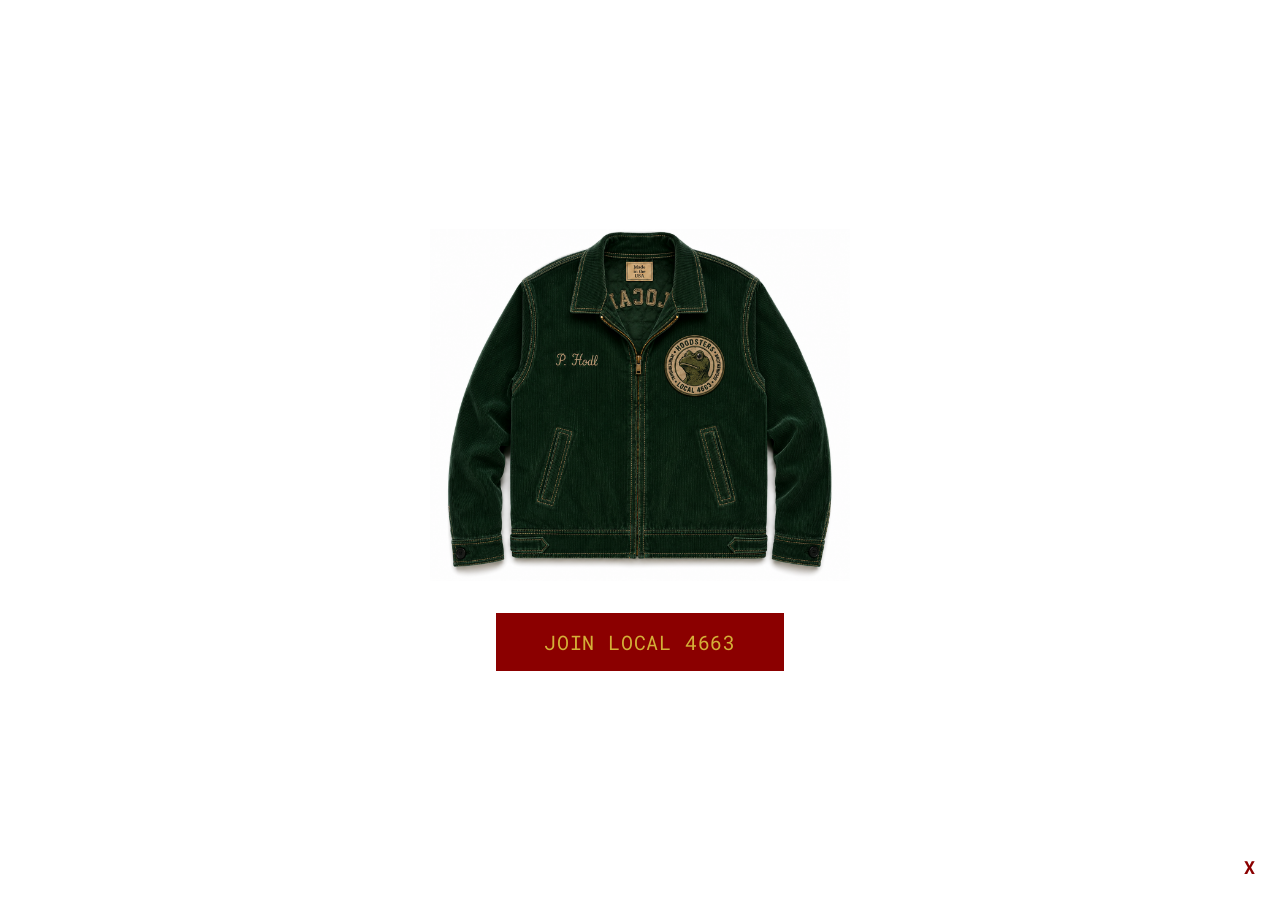
<file: index.html>
<!DOCTYPE html>
<html lang="en">
<head>
    <meta charset="UTF-8">
    <meta name="viewport" content="width=device-width, initial-scale=1.0">
    <meta http-equiv="Cache-Control" content="no-cache, no-store, must-revalidate">
    <meta http-equiv="Pragma" content="no-cache">
    <meta http-equiv="Expires" content="0">
    <title>International Brotherhood of Hoodsters - Local 4663</title>
    <link rel="icon" href="HoodstersLogoWhite.png" type="image/png">
    <style>
        @import url('https://fonts.googleapis.com/css2?family=Roboto+Mono&display=swap');

        * {
            box-sizing: border-box;
        }

        body {
            margin: 0;
            padding: 0;
            background: #ffffff;
            min-height: 100vh;
            display: flex;
            flex-direction: column;
            align-items: center;
            justify-content: center;
            font-family: 'Roboto Mono', monospace;
        }

        .jacket {
            max-width: min(420px, 70vw);
            width: 100%;
            height: auto;
            display: block;
            transition: transform 0.3s ease;
            user-select: none;
        }

        .jacket:hover {
            transform: scale(1.03);
        }

        /* Launch mode: hover swaps label to Coming Soon; click does nothing */
        button.join {
            display: inline-flex;
            align-items: center;
            justify-content: center;
            margin-top: 32px;
            background: #8b0000;
            color: #d4af37;
            padding: 16px 48px;
            font-size: 20px;
            font-family: 'Roboto Mono', monospace;
            letter-spacing: 0.04em;
            border: none;
            cursor: pointer;
            transition: background 0.2s ease;
            min-width: 280px;
        }

        button.join:hover,
        button.join:focus-visible {
            background: #a00000;
            outline: none;
        }

        button.join .label-soon {
            display: none;
        }

        button.join:hover .label-default,
        button.join:focus-visible .label-default {
            display: none;
        }

        button.join:hover .label-soon,
        button.join:focus-visible .label-soon {
            display: inline;
        }

        a.x-link {
            position: fixed;
            right: 24px;
            bottom: 24px;
            font-family: 'Roboto Mono', monospace;
            font-size: 18px;
            font-weight: 700;
            letter-spacing: 0.04em;
            color: #8b0000;
            text-decoration: none;
            line-height: 1;
            z-index: 2;
            transition: color 0.2s ease;
        }

        a.x-link:hover,
        a.x-link:focus-visible {
            color: #a00000;
            outline: none;
        }
    </style>
</head>
<body>
    <img src="IBHjacket-20260721b.png" class="jacket" alt="Union Jacket">

    <button type="button" class="join" aria-label="Join Local 4663 — Coming Soon">
        <span class="label-default">JOIN LOCAL 4663</span>
        <span class="label-soon">COMING SOON</span>
    </button>

    <a
        class="x-link"
        href="https://x.com/local4663"
        target="_blank"
        rel="noopener noreferrer"
        aria-label="Local 4663 on X"
    >X</a>

    <script>
        // Launch mode: button is visual only — no navigation, no wallet
        document.querySelector('.join').addEventListener('click', function (e) {
            e.preventDefault();
        });
    </script>
</body>
</html>
</file>
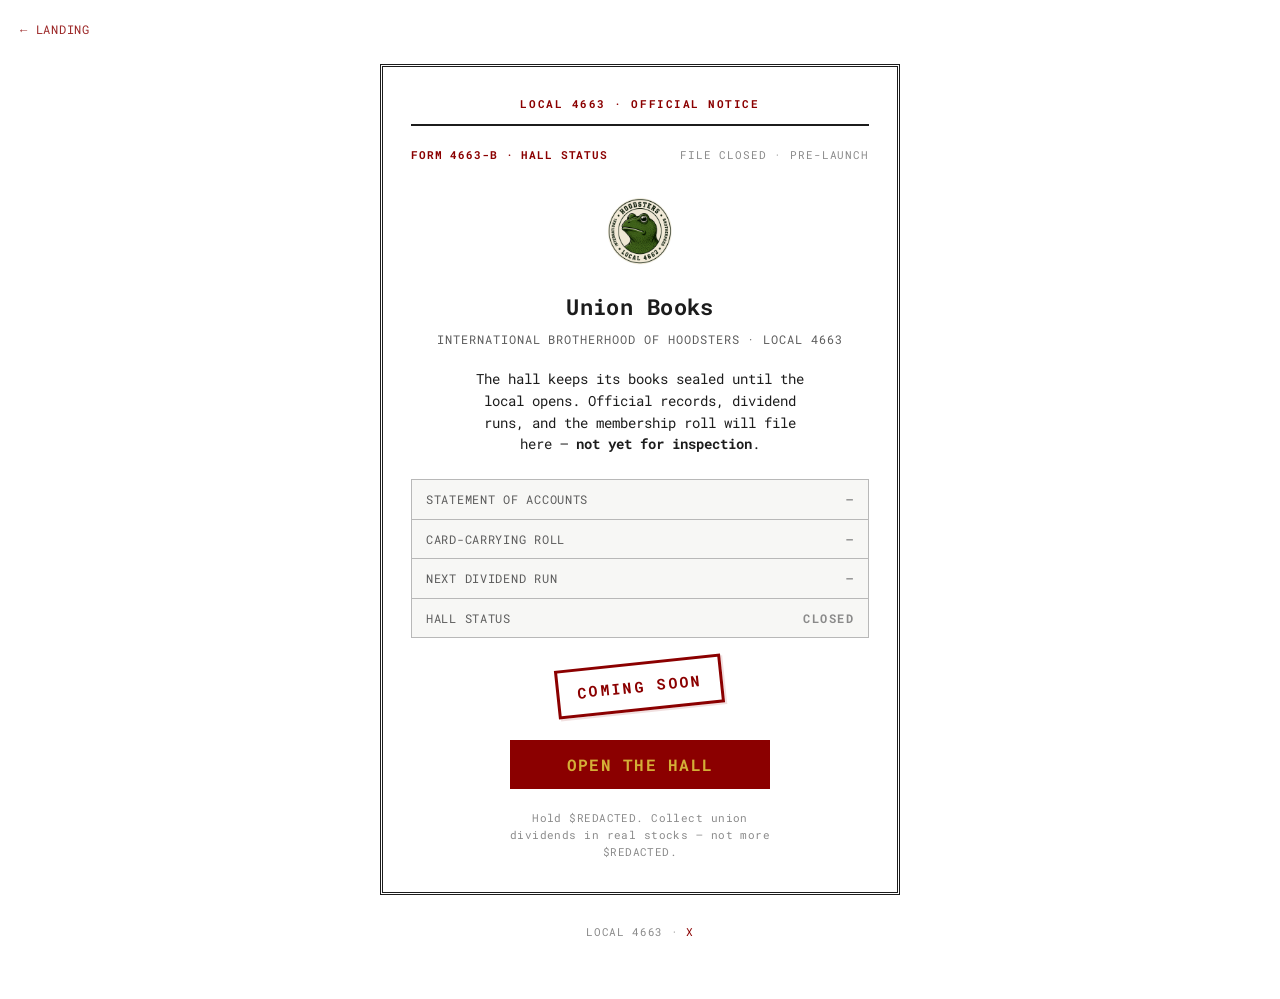
<file: books/index.html>
<!DOCTYPE html>
<html lang="en">
<head>
  <meta charset="UTF-8">
  <meta name="viewport" content="width=device-width, initial-scale=1.0">
  <meta http-equiv="Cache-Control" content="no-cache, no-store, must-revalidate">
  <title>Union Books — Local 4663</title>
  <meta name="description" content="Local 4663 Union Books. Official hall records — sealed until launch. Coming soon.">
  <meta name="robots" content="noindex, nofollow">
  <link rel="icon" href="../HoodstersLogoWhite.png" type="image/png">
  <style>
    @import url("https://fonts.googleapis.com/css2?family=Roboto+Mono:wght@400;500;700&display=swap");

    :root {
      --white: #ffffff;
      --ink: #1c1c1c;
      --muted: #5c5c5c;
      --faint: #8a8a8a;
      --rule: #b8b8b8;
      --rule-heavy: #1c1c1c;
      --burgundy: #8b0000;
      --burgundy-hover: #a00000;
      --gold: #d4af37;
      --surface: #f7f7f5;
      --font: "Roboto Mono", "Courier New", Courier, monospace;
    }

    * {
      box-sizing: border-box;
    }

    html,
    body {
      margin: 0;
      padding: 0;
      min-height: 100vh;
      background: var(--white);
      color: var(--ink);
      font-family: var(--font);
      font-size: 14px;
      line-height: 1.55;
    }

    a {
      color: var(--burgundy);
      text-decoration: underline;
      text-underline-offset: 2px;
    }

    a:hover,
    a:focus-visible {
      color: var(--burgundy-hover);
      outline: none;
    }

    .back {
      position: fixed;
      top: 20px;
      left: 20px;
      z-index: 2;
      font-size: 12px;
      letter-spacing: 0.06em;
      text-transform: uppercase;
      text-decoration: none;
      opacity: 0.85;
    }

    .back:hover {
      opacity: 1;
    }

    .page {
      min-height: 100vh;
      display: flex;
      flex-direction: column;
      align-items: center;
      justify-content: center;
      padding: 64px 20px 48px;
    }

    /* Filed-form frame */
    .notice {
      width: 100%;
      max-width: 520px;
      border: 3px double var(--rule-heavy);
      background: var(--white);
      position: relative;
      padding: 28px 28px 32px;
    }

    .notice-banner {
      text-align: center;
      font-size: 11px;
      font-weight: 700;
      letter-spacing: 0.14em;
      text-transform: uppercase;
      color: var(--burgundy);
      padding-bottom: 12px;
      margin-bottom: 20px;
      border-bottom: 2px solid var(--rule-heavy);
    }

    .form-meta {
      display: flex;
      flex-wrap: wrap;
      justify-content: space-between;
      gap: 6px 16px;
      font-size: 11px;
      letter-spacing: 0.08em;
      text-transform: uppercase;
      color: var(--faint);
      margin-bottom: 24px;
    }

    .form-meta .form-id {
      color: var(--burgundy);
      font-weight: 700;
    }

    .crest {
      display: block;
      width: 88px;
      height: 88px;
      margin: 0 auto 18px;
      object-fit: contain;
    }

    h1 {
      margin: 0 0 8px;
      font-size: 22px;
      font-weight: 700;
      letter-spacing: 0.02em;
      text-align: center;
      line-height: 1.3;
    }

    .local-line {
      margin: 0 0 20px;
      text-align: center;
      font-size: 12px;
      letter-spacing: 0.08em;
      text-transform: uppercase;
      color: var(--muted);
    }

    .lede {
      margin: 0 0 24px;
      text-align: center;
      color: var(--ink);
      max-width: 42ch;
      margin-left: auto;
      margin-right: auto;
    }

    .lede strong {
      font-weight: 700;
    }

    /* Sealed ledger rows */
    .ledger {
      border: 1px solid var(--rule);
      background: var(--surface);
      margin-bottom: 24px;
    }

    .ledger-row {
      display: flex;
      justify-content: space-between;
      gap: 12px;
      padding: 10px 14px;
      border-bottom: 1px solid var(--rule);
      font-size: 12px;
    }

    .ledger-row:last-child {
      border-bottom: none;
    }

    .ledger-row .label {
      color: var(--muted);
      text-transform: uppercase;
      letter-spacing: 0.06em;
    }

    .ledger-row .value {
      font-weight: 700;
      color: var(--faint);
      letter-spacing: 0.12em;
    }

    /* Stamp */
    .stamp-wrap {
      display: flex;
      justify-content: center;
      margin: 8px 0 28px;
    }

    .stamp {
      display: inline-block;
      padding: 10px 18px;
      border: 3px solid var(--burgundy);
      color: var(--burgundy);
      font-size: 15px;
      font-weight: 700;
      letter-spacing: 0.16em;
      text-transform: uppercase;
      transform: rotate(-6deg);
      box-shadow: 2px 2px 0 rgba(139, 0, 0, 0.12);
      background: rgba(255, 255, 255, 0.92);
      user-select: none;
    }

    .cta {
      display: flex;
      flex-direction: column;
      align-items: center;
      gap: 12px;
    }

    button.sealed {
      display: inline-flex;
      align-items: center;
      justify-content: center;
      background: var(--burgundy);
      color: var(--gold);
      padding: 14px 36px;
      font-size: 16px;
      font-family: var(--font);
      font-weight: 700;
      letter-spacing: 0.08em;
      text-transform: uppercase;
      border: none;
      cursor: default;
      min-width: 260px;
      transition: background 0.2s ease;
    }

    button.sealed:hover,
    button.sealed:focus-visible {
      background: var(--burgundy-hover);
      outline: none;
    }

    button.sealed .label-soon {
      display: none;
    }

    button.sealed:hover .label-default,
    button.sealed:focus-visible .label-default {
      display: none;
    }

    button.sealed:hover .label-soon,
    button.sealed:focus-visible .label-soon {
      display: inline;
    }

    .footnote {
      margin: 20px 0 0;
      text-align: center;
      font-size: 11px;
      color: var(--faint);
      letter-spacing: 0.04em;
      max-width: 40ch;
      margin-left: auto;
      margin-right: auto;
    }

    .footer-line {
      margin-top: 28px;
      text-align: center;
      font-size: 11px;
      color: var(--faint);
      letter-spacing: 0.06em;
      text-transform: uppercase;
    }

    .footer-line a {
      text-decoration: none;
      letter-spacing: 0.04em;
      text-transform: none;
    }

    @media (max-width: 480px) {
      .notice {
        padding: 22px 18px 26px;
      }

      h1 {
        font-size: 18px;
      }

      button.sealed {
        width: 100%;
        min-width: 0;
      }
    }
  </style>
</head>
<body>
  <a class="back" href="/">← Landing</a>

  <div class="page">
    <article class="notice" aria-labelledby="books-title">
      <div class="notice-banner">Local 4663 · Official notice</div>

      <div class="form-meta">
        <span class="form-id">Form 4663-B · Hall status</span>
        <span>File closed · Pre-launch</span>
      </div>

      <img class="crest" src="../HoodstersLogoWhite.png" width="88" height="88" alt="International Brotherhood of Hoodsters">

      <h1 id="books-title">Union Books</h1>
      <p class="local-line">International Brotherhood of Hoodsters · Local 4663</p>

      <p class="lede">
        The hall keeps its books sealed until the local opens.
        Official records, dividend runs, and the membership roll
        will file here — <strong>not yet for inspection</strong>.
      </p>

      <div class="ledger" aria-label="Statement placeholders">
        <div class="ledger-row">
          <span class="label">Statement of accounts</span>
          <span class="value">—</span>
        </div>
        <div class="ledger-row">
          <span class="label">Card-carrying roll</span>
          <span class="value">—</span>
        </div>
        <div class="ledger-row">
          <span class="label">Next dividend run</span>
          <span class="value">—</span>
        </div>
        <div class="ledger-row">
          <span class="label">Hall status</span>
          <span class="value">CLOSED</span>
        </div>
      </div>

      <div class="stamp-wrap" aria-hidden="true">
        <span class="stamp">Coming soon</span>
      </div>

      <div class="cta">
        <button type="button" class="sealed" aria-label="Open the hall — Coming soon">
          <span class="label-default">Open the hall</span>
          <span class="label-soon">Coming soon</span>
        </button>
      </div>

      <p class="footnote">
        Hold $REDACTED. Collect union dividends in real stocks — not more $REDACTED.
      </p>
    </article>

    <p class="footer-line">
      Local 4663 ·
      <a href="https://x.com/local4663" target="_blank" rel="noopener noreferrer">X</a>
    </p>
  </div>

  <script>
    // Launch mode: visual only — no navigation into the private product app
    document.querySelector(".sealed").addEventListener("click", function (e) {
      e.preventDefault();
    });

    console.log(
      "%cLocal 4663 — You found the books. The hall opens soon.",
      "color: #8b0000; font-family: monospace; font-weight: bold;"
    );
  </script>
</body>
</html>
</file>
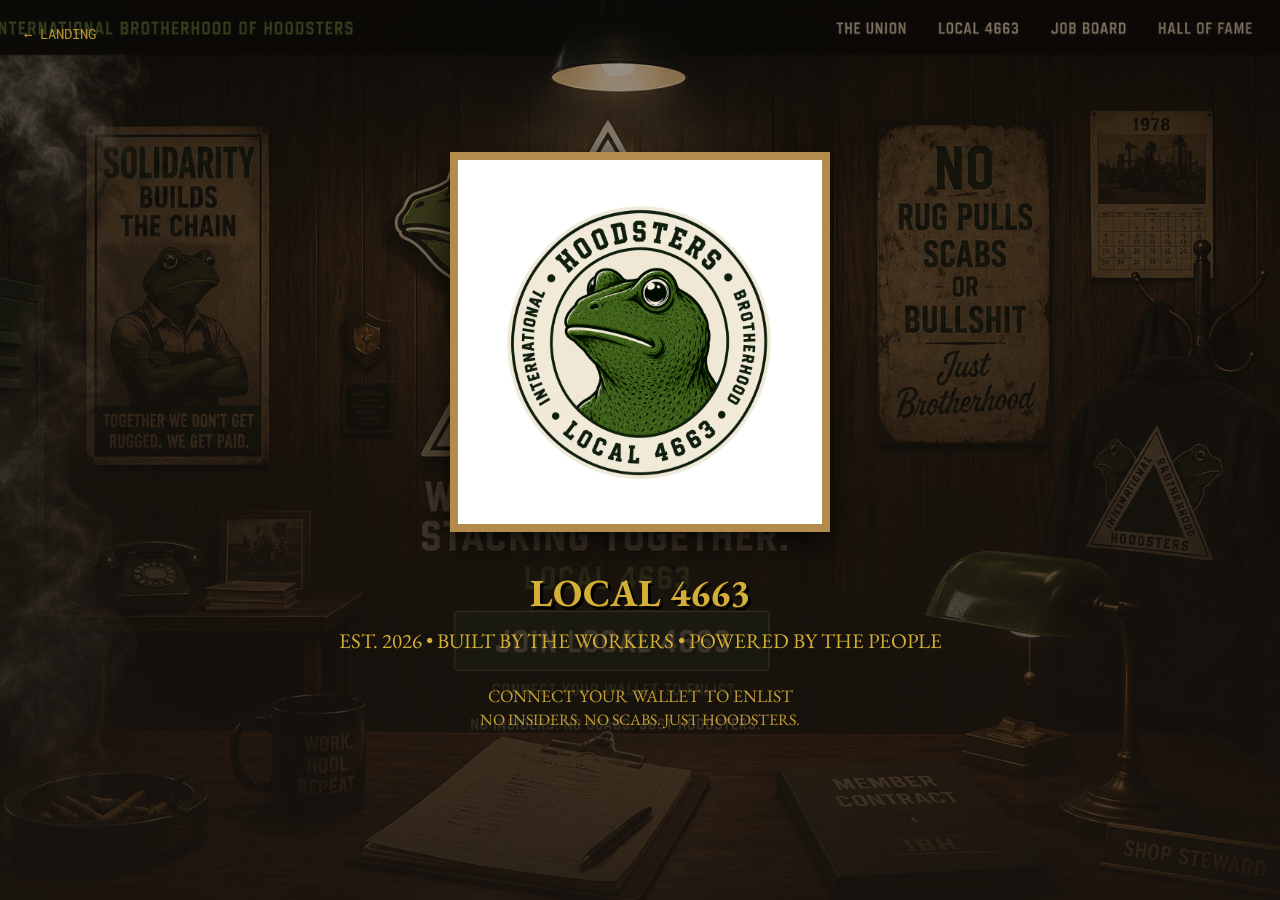
<file: home.html>
<!DOCTYPE html>
<html lang="en">
<head>
    <meta charset="UTF-8">
    <meta name="viewport" content="width=device-width, initial-scale=1.0">
    <title>Local 4663 — Union Hall</title>
    <link rel="icon" href="HoodstersLogoWhite.png" type="image/png">
    <style>
        @import url('https://fonts.googleapis.com/css2?family=EB+Garamond:wght@400;700&family=Roboto+Mono&display=swap');

        * {
            box-sizing: border-box;
        }

        body {
            margin: 0;
            padding: 0;
            background: #1a140f;
            color: #d4af37;
            font-family: 'EB Garamond', serif;
            min-height: 100vh;
        }

        .back {
            position: absolute;
            top: 24px;
            left: 24px;
            z-index: 3;
            color: #d4af37;
            font-family: 'Roboto Mono', monospace;
            font-size: 14px;
            text-decoration: none;
            opacity: 0.85;
        }

        .back:hover {
            opacity: 1;
        }

        .hero {
            position: relative;
            width: 100%;
            min-height: 100vh;
            display: flex;
            align-items: center;
            justify-content: center;
            overflow: hidden;
        }

        .hero-image {
            position: absolute;
            inset: 0;
            width: 100%;
            height: 100%;
            object-fit: cover;
            object-position: center;
            z-index: 0;
        }

        .overlay {
            position: absolute;
            inset: 0;
            background: linear-gradient(to bottom, rgba(26,20,15,0.4), rgba(26,20,15,0.85));
            z-index: 1;
        }

        .content {
            position: relative;
            z-index: 2;
            text-align: center;
            max-width: 720px;
            padding: 40px;
        }

        .site-logo {
            max-width: 380px;
            width: 100%;
            height: auto;
            margin-bottom: 20px;
            border: 8px solid #b38b4d;
            box-shadow: 0 10px 30px rgba(0,0,0,0.8);
        }
    </style>
</head>
<body>
    <a class="back" href="index.html">← LANDING</a>
    <section class="hero">
        <img src="IBHposter.png" class="hero-image" alt="Union Hall poster">
        <div class="overlay"></div>

        <div class="content">
            <img src="HoodstersLogoWhite.png" class="site-logo" alt="International Brotherhood of Hoodsters">

            <h2 style="font-size: 2.4em; margin: 10px 0; text-shadow: 3px 3px 0 #000;">LOCAL 4663</h2>
            <p style="font-size: 1.3em; margin: 10px 0 30px;">EST. 2026 • BUILT BY THE WORKERS • POWERED BY THE PEOPLE</p>

            <p style="margin-top: 30px; font-size: 1.1em; opacity: 0.9;">
                CONNECT YOUR WALLET TO ENLIST<br>
                <span style="font-size: 0.9em;">NO INSIDERS. NO SCABS. JUST HOODSTERS.</span>
            </p>
        </div>
    </section>

    <script>
        console.log("%cLocal 4663 - International Brotherhood of Hoodsters. Welcome to the Union Hall.", "color: #d4af37");
    </script>
</body>
</html>
</file>
